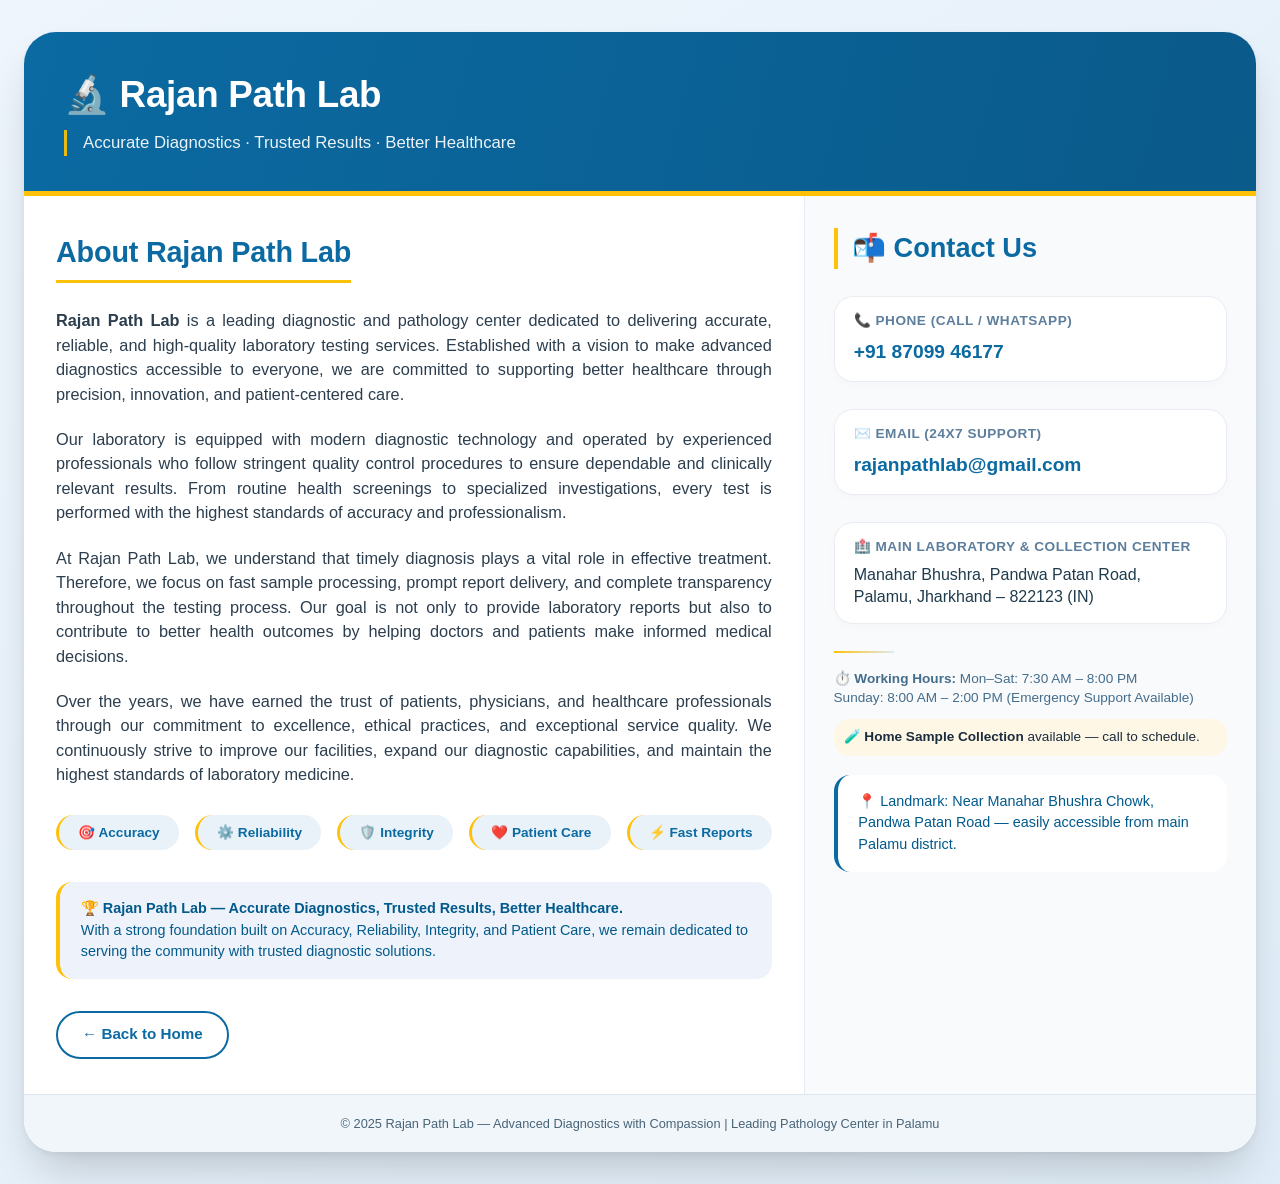
<file: contact.html>
<!DOCTYPE html>
<html lang="en">
<head>
    <meta charset="UTF-8">
    <meta name="viewport" content="width=device-width, initial-scale=1.0, user-scalable=yes">
    <title>Rajan Path Lab | Accurate Diagnostics • Trusted Results</title>
    <style>
        * {
            margin: 0;
            padding: 0;
            box-sizing: border-box;
        }

        body {
            font-family: 'Segoe UI', Roboto, 'Helvetica Neue', Arial, sans-serif;
            background: linear-gradient(145deg, #eef5fc 0%, #e0edf8 100%);
            color: #1a2c3e;
            line-height: 1.5;
            padding: 2rem 1.5rem;
        }

        /* main container */
        .container {
            max-width: 1280px;
            margin: 0 auto;
            background: white;
            border-radius: 2rem;
            box-shadow: 0 25px 45px -12px rgba(0, 0, 0, 0.2), 0 2px 6px rgba(0, 0, 0, 0.05);
            overflow: hidden;
            transition: all 0.2s ease;
        }

        /* header / hero area */
        .hero {
            background: linear-gradient(105deg, #0b6aa2 0%, #0a5a8a 100%);
            padding: 2.2rem 2.5rem;
            color: white;
            border-bottom: 5px solid #ffc107;
        }

        .hero h1 {
            font-size: 2.3rem;
            letter-spacing: -0.3px;
            font-weight: 700;
            margin-bottom: 0.5rem;
            color: white;
        }

        .hero .tagline {
            font-size: 1.05rem;
            opacity: 0.92;
            font-weight: 400;
            border-left: 3px solid #ffc107;
            padding-left: 1rem;
        }

        /* two column layout: about (main) + contact sidebar */
        .grid-main {
            display: flex;
            flex-wrap: wrap;
        }

        .about-section {
            flex: 2;
            min-width: 260px;
            background: #ffffff;
            padding: 2.2rem 2rem;
        }

        .contact-card {
            flex: 1.1;
            min-width: 280px;
            background: #f9fafc;
            border-left: 1px solid #e2edf7;
            padding: 2rem 1.8rem;
            box-shadow: -6px 0 14px -10px rgba(0, 0, 0, 0.05);
        }

        /* section headings */
        .section-title {
            font-size: 1.8rem;
            font-weight: 700;
            color: #0b6aa2;
            border-bottom: 3px solid #ffc107;
            display: inline-block;
            padding-bottom: 0.35rem;
            margin-bottom: 1.6rem;
            letter-spacing: -0.2px;
        }

        .about-text {
            color: #2c3e4e;
            font-size: 1.02rem;
        }

        .about-text p {
            margin-bottom: 1.3rem;
            text-align: justify;
        }

        /* core values list */
        .values-list {
            display: flex;
            flex-wrap: wrap;
            gap: 1rem;
            margin: 1.8rem 0 1rem;
        }

        .value-badge {
            background: #e9f2f9;
            border-radius: 60px;
            padding: 0.45rem 1.2rem;
            font-weight: 600;
            font-size: 0.85rem;
            color: #0b6aa2;
            border-left: 3px solid #ffc107;
            transition: 0.1s linear;
        }

        /* contact card inner style */
        .contact-card h2 {
            font-size: 1.7rem;
            color: #0b6aa2;
            margin-bottom: 1.2rem;
            font-weight: 700;
            border-left: 4px solid #ffc107;
            padding-left: 0.9rem;
        }

        .contact-detail {
            margin: 1.7rem 0;
            background: white;
            padding: 0.9rem 1.2rem;
            border-radius: 1.2rem;
            box-shadow: 0 3px 10px rgba(0, 0, 0, 0.02);
            transition: transform 0.2s, box-shadow 0.2s;
            border: 1px solid #e9edf2;
        }

        .contact-detail:hover {
            transform: translateY(-3px);
            box-shadow: 0 12px 20px -12px rgba(0, 0, 0, 0.12);
            border-color: #cbdbe0;
        }

        .contact-label {
            font-weight: 700;
            font-size: 0.85rem;
            text-transform: uppercase;
            letter-spacing: 0.5px;
            color: #5d7e9c;
            margin-bottom: 6px;
        }

        .contact-value {
            font-size: 1.2rem;
            font-weight: 600;
            word-break: break-word;
        }

        .contact-value a {
            color: #0b6aa2;
            text-decoration: none;
            transition: 0.2s;
            font-weight: 700;
        }

        .contact-value a:hover {
            color: #ff3b3b;
            text-decoration: underline;
        }

        .address-icon {
            font-size: 1rem;
            font-weight: 500;
            line-height: 1.4;
            color: #1f3b4c;
        }

        /* special callout */
        .trust-badge {
            background: #eef2fa;
            border-radius: 1rem;
            padding: 1rem 1.3rem;
            margin-top: 2rem;
            border-left: 4px solid #ffc107;
            font-weight: 500;
            font-size: 0.9rem;
            color: #005a8c;
        }

        /* back to home button */
        .home-link-wrap {
            margin-top: 2rem;
            text-align: left;
        }

        .btn-home {
            display: inline-flex;
            align-items: center;
            gap: 8px;
            background: #ffffff;
            border: 2px solid #0b6aa2;
            padding: 0.65rem 1.5rem;
            border-radius: 50px;
            font-weight: 700;
            color: #0b6aa2;
            text-decoration: none;
            transition: 0.25s;
            font-size: 0.95rem;
        }

        .btn-home:hover {
            background: #0b6aa2;
            color: white;
            border-color: #0b6aa2;
            box-shadow: 0 5px 12px rgba(11, 106, 162, 0.3);
        }

        /* footer */
        .footer-note {
            background: #f1f6fb;
            text-align: center;
            padding: 1.2rem;
            font-size: 0.8rem;
            color: #486477;
            border-top: 1px solid #dde6ef;
        }

        /* responsiveness */
        @media (max-width: 800px) {
            body {
                padding: 1rem;
            }
            .hero {
                padding: 1.5rem;
            }
            .hero h1 {
                font-size: 1.7rem;
            }
            .about-section, .contact-card {
                padding: 1.8rem;
            }
            .section-title {
                font-size: 1.5rem;
            }
            .contact-card h2 {
                font-size: 1.5rem;
            }
        }

        @media (max-width: 650px) {
            .grid-main {
                flex-direction: column;
            }
            .contact-card {
                border-left: none;
                border-top: 2px solid #e2edf7;
            }
            .about-text p {
                text-align: left;
            }
        }
    </style>
</head>
<body>

<div class="container">
    <!-- Header with branding -->
    <div class="hero">
        <h1>🔬 Rajan Path Lab</h1>
        <div class="tagline">Accurate Diagnostics · Trusted Results · Better Healthcare</div>
    </div>

    <div class="grid-main">
        <!-- LEFT / MAIN: About Section (Professional & Detailed) -->
        <div class="about-section">
            <div>
                <span class="section-title">About Rajan Path Lab</span>
            </div>
            <div class="about-text">
                <p><strong>Rajan Path Lab</strong> is a leading diagnostic and pathology center dedicated to delivering accurate, reliable, and high-quality laboratory testing services. Established with a vision to make advanced diagnostics accessible to everyone, we are committed to supporting better healthcare through precision, innovation, and patient-centered care.</p>
                
                <p>Our laboratory is equipped with modern diagnostic technology and operated by experienced professionals who follow stringent quality control procedures to ensure dependable and clinically relevant results. From routine health screenings to specialized investigations, every test is performed with the highest standards of accuracy and professionalism.</p>
                
                <p>At Rajan Path Lab, we understand that timely diagnosis plays a vital role in effective treatment. Therefore, we focus on fast sample processing, prompt report delivery, and complete transparency throughout the testing process. Our goal is not only to provide laboratory reports but also to contribute to better health outcomes by helping doctors and patients make informed medical decisions.</p>
                
                <p>Over the years, we have earned the trust of patients, physicians, and healthcare professionals through our commitment to excellence, ethical practices, and exceptional service quality. We continuously strive to improve our facilities, expand our diagnostic capabilities, and maintain the highest standards of laboratory medicine.</p>
            </div>

            <!-- Core values visual element -->
            <div class="values-list">
                <span class="value-badge">🎯 Accuracy</span>
                <span class="value-badge">⚙️ Reliability</span>
                <span class="value-badge">🛡️ Integrity</span>
                <span class="value-badge">❤️ Patient Care</span>
                <span class="value-badge">⚡ Fast Reports</span>
            </div>

            <div class="trust-badge">
                🏆 <strong>Rajan Path Lab — Accurate Diagnostics, Trusted Results, Better Healthcare.</strong><br>
                With a strong foundation built on Accuracy, Reliability, Integrity, and Patient Care, we remain dedicated to serving the community with trusted diagnostic solutions.
            </div>
            
            <!-- subtle back to home (if index exists) -->
            <div class="home-link-wrap">
                <a href="index.html" class="btn-home">← Back to Home</a>
            </div>
        </div>

        <!-- RIGHT SIDEBAR: Contact Information (Professional & Prominent) -->
        <div class="contact-card">
            <h2>📬 Contact Us</h2>
            
            <div class="contact-detail">
                <div class="contact-label">📞 Phone (Call / WhatsApp)</div>
                <div class="contact-value">
                    <a href="tel:8709946177">+91 87099 46177</a>
                </div>
            </div>

            <div class="contact-detail">
                <div class="contact-label">✉️ Email (24x7 Support)</div>
                <div class="contact-value">
                    <a href="mailto:rajanpathlab@gmail.com">rajanpathlab@gmail.com</a>
                </div>
            </div>

            <div class="contact-detail">
                <div class="contact-label">🏥 Main Laboratory & Collection Center</div>
                <div class="contact-value address-icon">
                    Manahar Bhushra, Pandwa Patan Road, <br>
                    Palamu, Jharkhand – 822123 (IN)
                </div>
            </div>

            <div style="margin: 1.5rem 0 0.5rem;">
                <div style="height: 2px; background: linear-gradient(90deg, #ffc107, #e0e9f2); width: 60px; margin-bottom: 1rem;"></div>
                <p style="font-size: 0.85rem; color: #446d8c; line-height: 1.4;">
                    ⏱️ <strong>Working Hours:</strong> Mon–Sat: 7:30 AM – 8:00 PM <br>
                    Sunday: 8:00 AM – 2:00 PM (Emergency Support Available)
                </p>
                <p style="font-size: 0.85rem; margin-top: 12px; background: #fff7e5; padding: 8px 10px; border-radius: 16px;">
                    🧪 <strong>Home Sample Collection</strong> available — call to schedule.
                </p>
            </div>

            <!-- optional small map-like text (professional) -->
            <div class="trust-badge" style="margin-top: 1.2rem; background: white; border-left-color: #0b6aa2;">
                📍 Landmark: Near Manahar Bhushra Chowk, Pandwa Patan Road — easily accessible from main Palamu district.
            </div>
        </div>
    </div>

    <div class="footer-note">
        © 2025 Rajan Path Lab — Advanced Diagnostics with Compassion | Leading Pathology Center in Palamu
    </div>
</div>

</body>
</html>
</file>
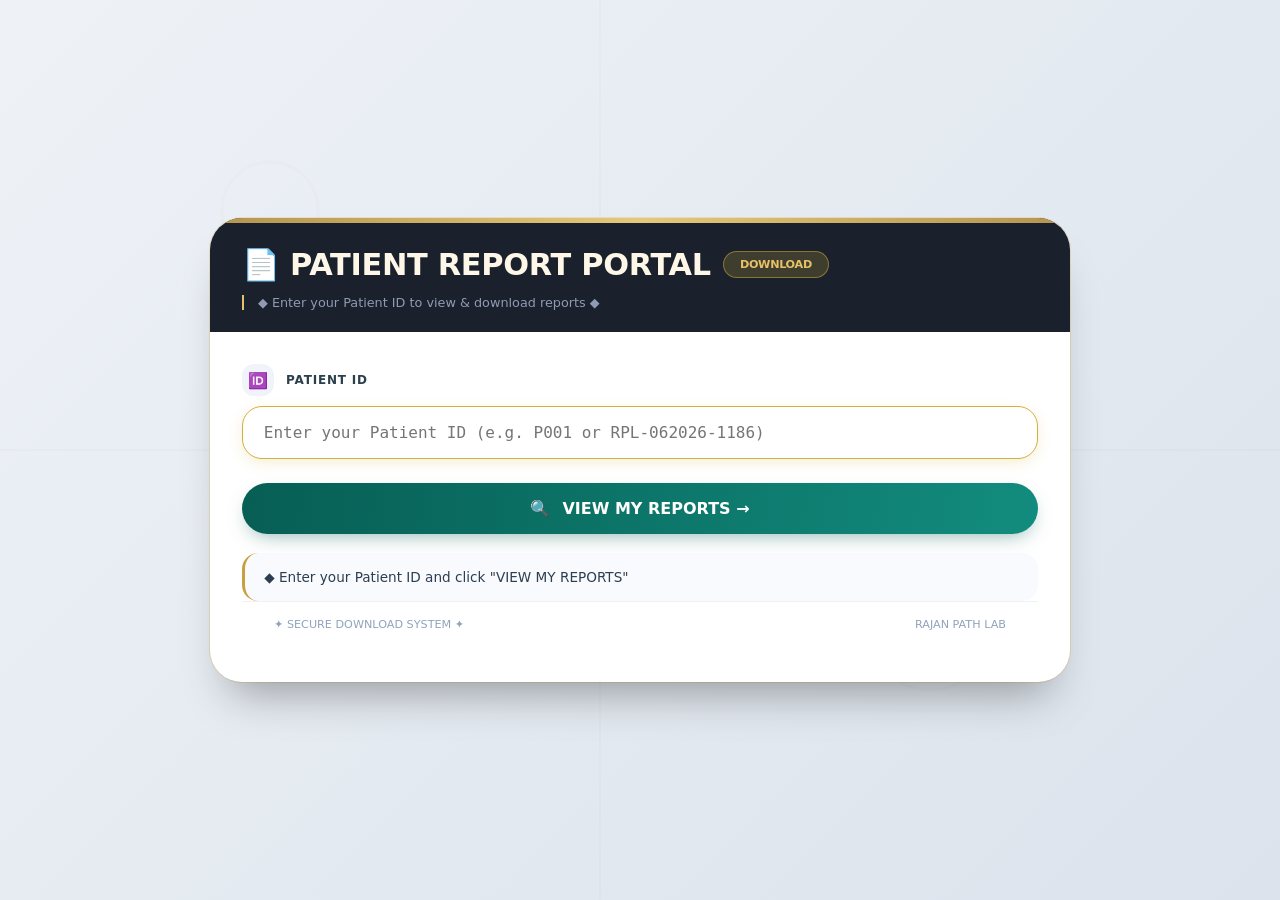
<file: report.html>
<!DOCTYPE html>
<html lang="en">
<head>
  <meta charset="UTF-8">
  <meta name="viewport" content="width=device-width, initial-scale=1.0, user-scalable=yes">
  <title>Patient Report Download | Rajan Path Lab</title>
  <style>
    * {
      margin: 0;
      padding: 0;
      box-sizing: border-box;
    }

    body {
      min-height: 100vh;
      background: linear-gradient(135deg, #eef2f7 0%, #dce3ec 100%);
      font-family: 'Inter', 'Segoe UI', 'Roboto', system-ui, -apple-system, 'Helvetica Neue', sans-serif;
      display: flex;
      align-items: center;
      justify-content: center;
      padding: 1.5rem;
      position: relative;
    }

    body::before {
      content: "";
      position: fixed;
      inset: 0;
      background-image: url('data:image/svg+xml;utf8,<svg xmlns="http://www.w3.org/2000/svg" viewBox="0 0 400 300" opacity="0.025"><path fill="none" d="M0 150 L400 150 M200 0 L200 300" stroke="%23333" stroke-width="0.5"/><circle cx="90" cy="70" r="16" stroke="%23997b38" fill="none" stroke-width="1"/><circle cx="310" cy="210" r="20" stroke="%23997b38" fill="none" stroke-width="0.8"/></svg>');
      background-repeat: repeat;
      pointer-events: none;
      z-index: 0;
    }

    .classic-premium-card {
      max-width: 860px;
      width: 100%;
      background: #ffffff;
      border-radius: 2rem;
      box-shadow: 0 30px 45px -20px rgba(0, 0, 0, 0.35), 0 0 0 1px rgba(212, 175, 55, 0.25);
      position: relative;
      z-index: 10;
      overflow: hidden;
    }

    .classic-premium-card::before {
      content: '';
      position: absolute;
      top: 0;
      left: 0;
      right: 0;
      height: 5px;
      background: linear-gradient(90deg, #b49450, #e6c87a, #b49450);
      z-index: 20;
    }

    .premium-header {
      background: #1a212c;
      padding: 1.8rem 2rem 1.4rem;
    }

    .header-flex {
      display: flex;
      justify-content: space-between;
      align-items: center;
      flex-wrap: wrap;
      gap: 12px;
    }

    .header-flex h1 {
      font-size: 1.9rem;
      font-weight: 700;
      letter-spacing: -0.3px;
      color: #fef7e8;
      display: flex;
      align-items: center;
      gap: 12px;
    }

    .classic-badge {
      background: rgba(212, 175, 55, 0.2);
      padding: 6px 16px;
      border-radius: 60px;
      font-size: 0.7rem;
      font-weight: 600;
      color: #e6c168;
      border: 0.5px solid rgba(212, 175, 55, 0.5);
    }

    .header-sub {
      color: #8f9bb3;
      font-size: 0.8rem;
      margin-top: 12px;
      border-left: 2px solid #e6c168;
      padding-left: 14px;
    }

    .form-container {
      padding: 2rem 2rem 1.8rem;
    }

    .input-group {
      margin-bottom: 1.5rem;
      position: relative;
    }

    .input-label {
      display: flex;
      align-items: center;
      gap: 12px;
      font-weight: 700;
      font-size: 0.75rem;
      text-transform: uppercase;
      letter-spacing: 0.8px;
      color: #2c3f4c;
      margin-bottom: 10px;
    }

    .input-label span {
      background: #f0f3f9;
      width: 32px;
      height: 32px;
      display: inline-flex;
      align-items: center;
      justify-content: center;
      border-radius: 12px;
      font-size: 1rem;
    }

    .classic-input {
      width: 100%;
      padding: 1rem 1.3rem;
      font-size: 1rem;
      font-family: 'Inter', 'Segoe UI', monospace;
      background: white;
      border: 1.5px solid #e2e8f0;
      border-radius: 1.25rem;
      transition: all 0.25s;
      outline: none;
      font-weight: 500;
      color: #0f172a;
    }

    .classic-input:focus {
      border-color: #d4af37;
      box-shadow: 0 4px 14px rgba(212, 175, 55, 0.2);
    }

    .whatsapp-premium-btn {
      width: 100%;
      background: linear-gradient(98deg, #075E54 0%, #128C7E 100%);
      border: none;
      padding: 1rem 1.5rem;
      font-size: 1rem;
      font-weight: 700;
      font-family: inherit;
      color: white;
      border-radius: 2rem;
      cursor: pointer;
      transition: all 0.25s cubic-bezier(0.2, 0.9, 0.4, 1.1);
      display: flex;
      align-items: center;
      justify-content: center;
      gap: 12px;
      box-shadow: 0 8px 20px -8px rgba(7, 94, 84, 0.5);
      margin-top: 0.5rem;
    }

    .whatsapp-premium-btn:hover {
      transform: translateY(-2px);
      background: linear-gradient(98deg, #064e44 0%, #0e6b5f 100%);
      box-shadow: 0 14px 26px -10px rgba(7, 94, 84, 0.7);
    }

    .whatsapp-premium-btn:active {
      transform: translateY(1px);
    }

    .status-area {
      margin-top: 1.2rem;
      padding: 0.9rem 1.2rem;
      background: #f8fafd;
      border-radius: 1rem;
      font-size: 0.85rem;
      color: #2c3e50;
      border-left: 3px solid #c9a03d;
      transition: 0.2s;
      line-height: 1.4;
      font-weight: 500;
    }

    .status-success {
      background: #e6f4ea;
      border-left-color: #2b7a3e;
      color: #135c2c;
    }

    .status-error {
      background: #fef5f0;
      border-left-color: #d4873a;
      color: #8b5a2b;
    }

    .status-loading {
      background: #fff1df;
      border-left-color: #e6a017;
    }

    .report-list {
      margin-top: 1.5rem;
      border-top: 1px solid #e2e8f0;
      padding-top: 1.5rem;
    }

    .report-item {
      display: flex;
      justify-content: space-between;
      align-items: center;
      background: #f8fafc;
      padding: 0.8rem 1.2rem;
      border-radius: 1rem;
      margin-bottom: 0.8rem;
      border: 1px solid #edf2f7;
      transition: 0.2s;
    }

    .report-item:hover {
      background: #f1f5f9;
    }

    .report-info {
      display: flex;
      flex-direction: column;
      gap: 2px;
    }

    .report-info .test-name {
      font-weight: 600;
      color: #1a212c;
    }

    .report-info .upload-date {
      font-size: 0.8rem;
      color: #7890a3;
    }

    .report-actions {
      display: flex;
      align-items: center;
      gap: 12px;
    }

    .download-btn {
      background: #d4af37;
      border: none;
      padding: 0.4rem 1rem;
      border-radius: 2rem;
      font-weight: 600;
      color: white;
      cursor: pointer;
      transition: 0.2s;
      font-size: 0.8rem;
    }

    .download-btn:hover {
      background: #b8960e;
      transform: scale(1.02);
    }

    .download-btn:disabled {
      background: #b0b8c5;
      cursor: not-allowed;
      opacity: 0.6;
      transform: none;
    }

    .due-badge {
      background: #fee2e2;
      color: #991b1b;
      padding: 0.2rem 0.8rem;
      border-radius: 2rem;
      font-size: 0.7rem;
      font-weight: 700;
    }

    .premium-footer {
      padding: 1rem 2rem 1.4rem;
      font-size: 0.7rem;
      color: #91a3bb;
      border-top: 1px solid #edf2f9;
      display: flex;
      justify-content: space-between;
    }

    @media (max-width: 650px) {
      .form-container { padding: 1.5rem; }
      .header-flex h1 { font-size: 1.5rem; }
      .report-item { flex-direction: column; align-items: flex-start; gap: 10px; }
      .report-actions { width: 100%; justify-content: flex-end; }
    }
  </style>
</head>
<body>

<div class="classic-premium-card">
  <div class="premium-header">
    <div class="header-flex">
      <h1>📄 PATIENT REPORT PORTAL <span class="classic-badge">DOWNLOAD</span></h1>
    </div>
    <div class="header-sub">◆ Enter your Patient ID to view & download reports ◆</div>
  </div>

  <div class="form-container">
    <!-- PATIENT ID INPUT -->
    <div class="input-group">
      <div class="input-label">
        <span>🆔</span> PATIENT ID
      </div>
      <input type="text" id="patientIdInput" class="classic-input" placeholder="Enter your Patient ID (e.g. P001 or RPL-062026-1186)" autocomplete="off">
    </div>

    <!-- Search / Fetch Button -->
    <button id="fetchReportBtn" class="whatsapp-premium-btn">
      <span>🔍</span> VIEW MY REPORTS →
    </button>

    <!-- Status Message -->
    <div id="statusMsg" class="status-area">
      ◆ Enter your Patient ID and click "VIEW MY REPORTS"
    </div>

    <!-- Report List will be injected here -->
    <div id="reportListContainer" class="report-list" style="display: none;"></div>

    <div class="premium-footer">
      <span>✦ SECURE DOWNLOAD SYSTEM ✦</span>
      <span>RAJAN PATH LAB</span>
    </div>
  </div>
</div>

<script>
  (function() {
    'use strict';

    // ─── CONSTANTS ───
    const DB_NAME = 'RPL_PDF_DB';
    const STORE_NAME = 'pdf_files';
    let db = null;

    // ─── DOM REFS ───
    const patientIdInput = document.getElementById('patientIdInput');
    const fetchBtn = document.getElementById('fetchReportBtn');
    const statusDiv = document.getElementById('statusMsg');
    const reportListContainer = document.getElementById('reportListContainer');

    // ─── INDEXED DB HELPERS ───
    function openDB() {
      return new Promise((resolve, reject) => {
        const request = indexedDB.open(DB_NAME, 1);
        request.onupgradeneeded = function(e) {
          const db = e.target.result;
          if (!db.objectStoreNames.contains(STORE_NAME)) {
            db.createObjectStore(STORE_NAME, { keyPath: 'id' });
          }
        };
        request.onsuccess = function(e) {
          db = e.target.result;
          resolve(db);
        };
        request.onerror = function(e) {
          reject(e.target.error);
        };
      });
    }

    function getPDFFile(reportId) {
      return new Promise((resolve, reject) => {
        if (!db) return reject('DB not open');
        const tx = db.transaction(STORE_NAME, 'readonly');
        const store = tx.objectStore(STORE_NAME);
        const request = store.get(reportId.toString());
        request.onsuccess = () => resolve(request.result ? request.result.file : null);
        request.onerror = (e) => reject(e.target.error);
      });
    }

    // ─── DATA LOADING FROM localStorage ───
    function loadData(key, defaultData) {
      try {
        const stored = localStorage.getItem('rpl_' + key);
        if (stored) {
          const parsed = JSON.parse(stored);
          if (Array.isArray(parsed) && parsed.length > 0) return parsed;
          return parsed; // could be empty array
        }
      } catch (e) { /* ignore */ }
      return defaultData;
    }

    // ─── MAIN FETCH FUNCTION ───
    async function fetchPatientReports() {
      const patientId = patientIdInput.value.trim();
      if (!patientId) {
        statusDiv.innerHTML = '⚠️ Please enter your Patient ID.';
        statusDiv.className = 'status-area status-error';
        reportListContainer.style.display = 'none';
        return;
      }

      // Load patients and reports from localStorage
      const defaultPatients = [
        { patient_id: 'P001', name: 'Ravi Kumar', phone: '9876543210', test: 'CBC', status: 'pending', due_amount: 450 },
        { patient_id: 'P002', name: 'Priya Singh', phone: '9876543211', test: 'Thyroid', status: 'process', due_amount: 0 },
        { patient_id: 'RPL-062026-1186', name: 'Rajesh Gupta', phone: '9876543214', test: 'CBC WIDAL BSR', status: 'pending', due_amount: 0 }
      ];
      const defaultReports = [
        { id: 1, patient_id: 'P001', name: 'Ravi Kumar', test_name: 'CBC', file_path: 'P001_CBC.pdf', uploaded_at: new Date().toLocaleString() },
        { id: 2, patient_id: 'P002', name: 'Priya Singh', test_name: 'Thyroid', file_path: 'P002_Thyroid.pdf', uploaded_at: new Date().toLocaleString() }
      ];

      const patients = loadData('patients', defaultPatients);
      const reports = loadData('reports', defaultReports);

      // Find patient
      const patient = patients.find(p => p.patient_id === patientId);
      if (!patient) {
        statusDiv.innerHTML = `❌ No patient found with ID: ${patientId}`;
        statusDiv.className = 'status-area status-error';
        reportListContainer.style.display = 'none';
        return;
      }

      // Get reports for this patient
      const patientReports = reports.filter(r => r.patient_id === patientId);
      if (patientReports.length === 0) {
        statusDiv.innerHTML = `ℹ️ No reports found for patient: ${patient.name} (${patientId})`;
        statusDiv.className = 'status-area';
        reportListContainer.style.display = 'none';
        return;
      }

      // Display reports
      statusDiv.innerHTML = `✅ Found ${patientReports.length} report(s) for ${patient.name}. Due amount: ₹${patient.due_amount}`;
      statusDiv.className = 'status-area status-success';

      // Build report list HTML
      let html = `<h3 style="margin-bottom:1rem;font-weight:600;color:#1a212c;">📋 Your Reports</h3>`;
      for (const report of patientReports) {
        const canDownload = patient.due_amount === 0;
        const dueBadge = patient.due_amount > 0 ? `<span class="due-badge">₹${patient.due_amount} DUE</span>` : '';
        html += `
          <div class="report-item">
            <div class="report-info">
              <span class="test-name">${report.test_name}</span>
              <span class="upload-date">📅 ${report.uploaded_at}</span>
            </div>
            <div class="report-actions">
              ${dueBadge}
              <button class="download-btn" data-report-id="${report.id}" data-patient-due="${patient.due_amount}" ${canDownload ? '' : 'disabled'}>
                ${canDownload ? '⬇️ Download' : '🔒 Locked'}
              </button>
            </div>
          </div>
        `;
      }
      reportListContainer.innerHTML = html;
      reportListContainer.style.display = 'block';

      // Attach download event listeners
      document.querySelectorAll('.download-btn').forEach(btn => {
        btn.addEventListener('click', async function(e) {
          const reportId = parseInt(this.dataset.reportId);
          const due = parseFloat(this.dataset.patientDue);
          if (due > 0) {
            statusDiv.innerHTML = '❌ Payment pending. Please clear dues to download report.';
            statusDiv.className = 'status-area status-error';
            return;
          }
          // Download
          try {
            const fileBlob = await getPDFFile(reportId);
            if (!fileBlob) {
              statusDiv.innerHTML = '❌ PDF file not found in storage.';
              statusDiv.className = 'status-area status-error';
              return;
            }
            const url = URL.createObjectURL(fileBlob);
            const a = document.createElement('a');
            a.href = url;
            const report = patientReports.find(r => r.id === reportId);
            a.download = report ? report.file_path : 'report.pdf';
            document.body.appendChild(a);
            a.click();
            document.body.removeChild(a);
            URL.revokeObjectURL(url);
            statusDiv.innerHTML = '✅ Download started!';
            statusDiv.className = 'status-area status-success';
          } catch (e) {
            statusDiv.innerHTML = '❌ Error downloading: ' + e.message;
            statusDiv.className = 'status-area status-error';
          }
        });
      });
    }

    // ─── EVENT LISTENERS ───
    fetchBtn.addEventListener('click', fetchPatientReports);
    patientIdInput.addEventListener('keypress', function(e) {
      if (e.key === 'Enter') fetchPatientReports();
    });

    // ─── INIT ───
    // Open IndexedDB
    openDB().then(() => {
      console.log('✅ IndexedDB ready for patient portal.');
    }).catch(e => {
      console.warn('IndexedDB not available', e);
    });

    // Auto-focus
    patientIdInput.focus();

  })();
</script>

</body>
</html>
</file>
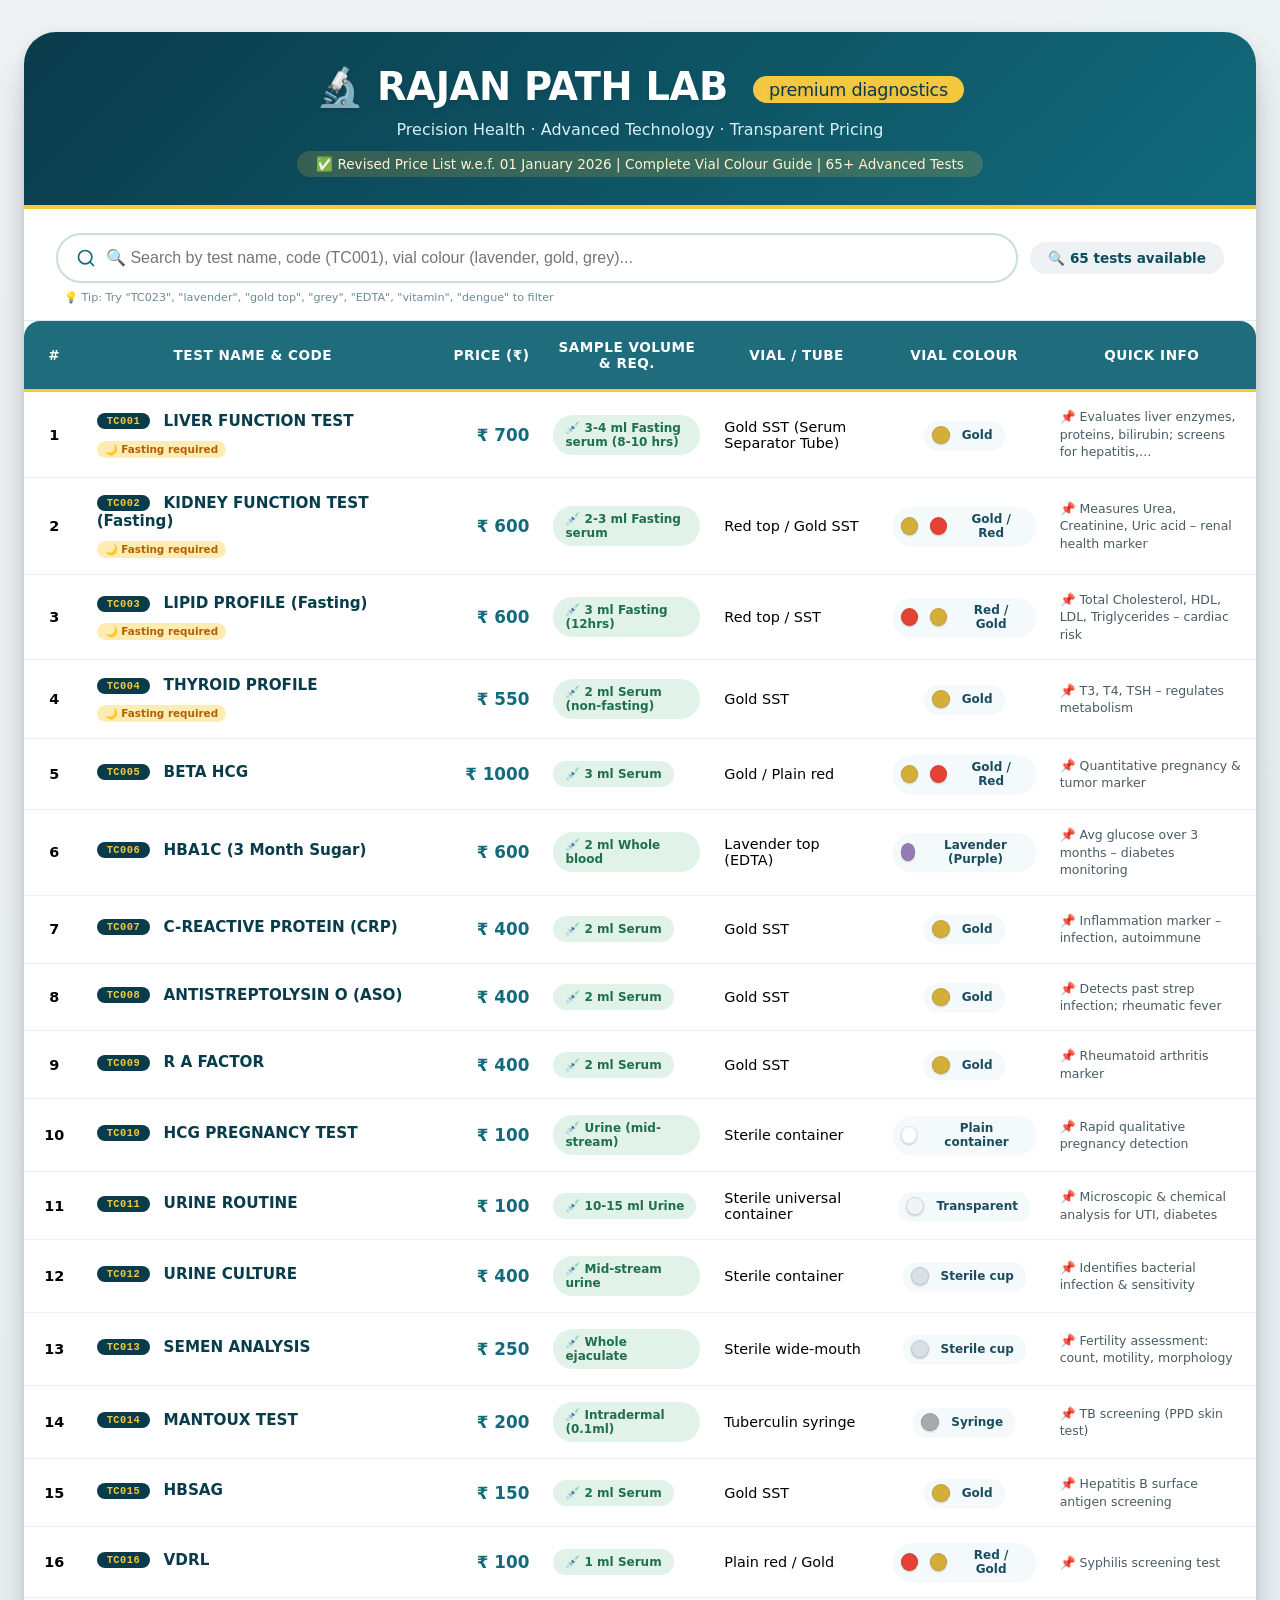
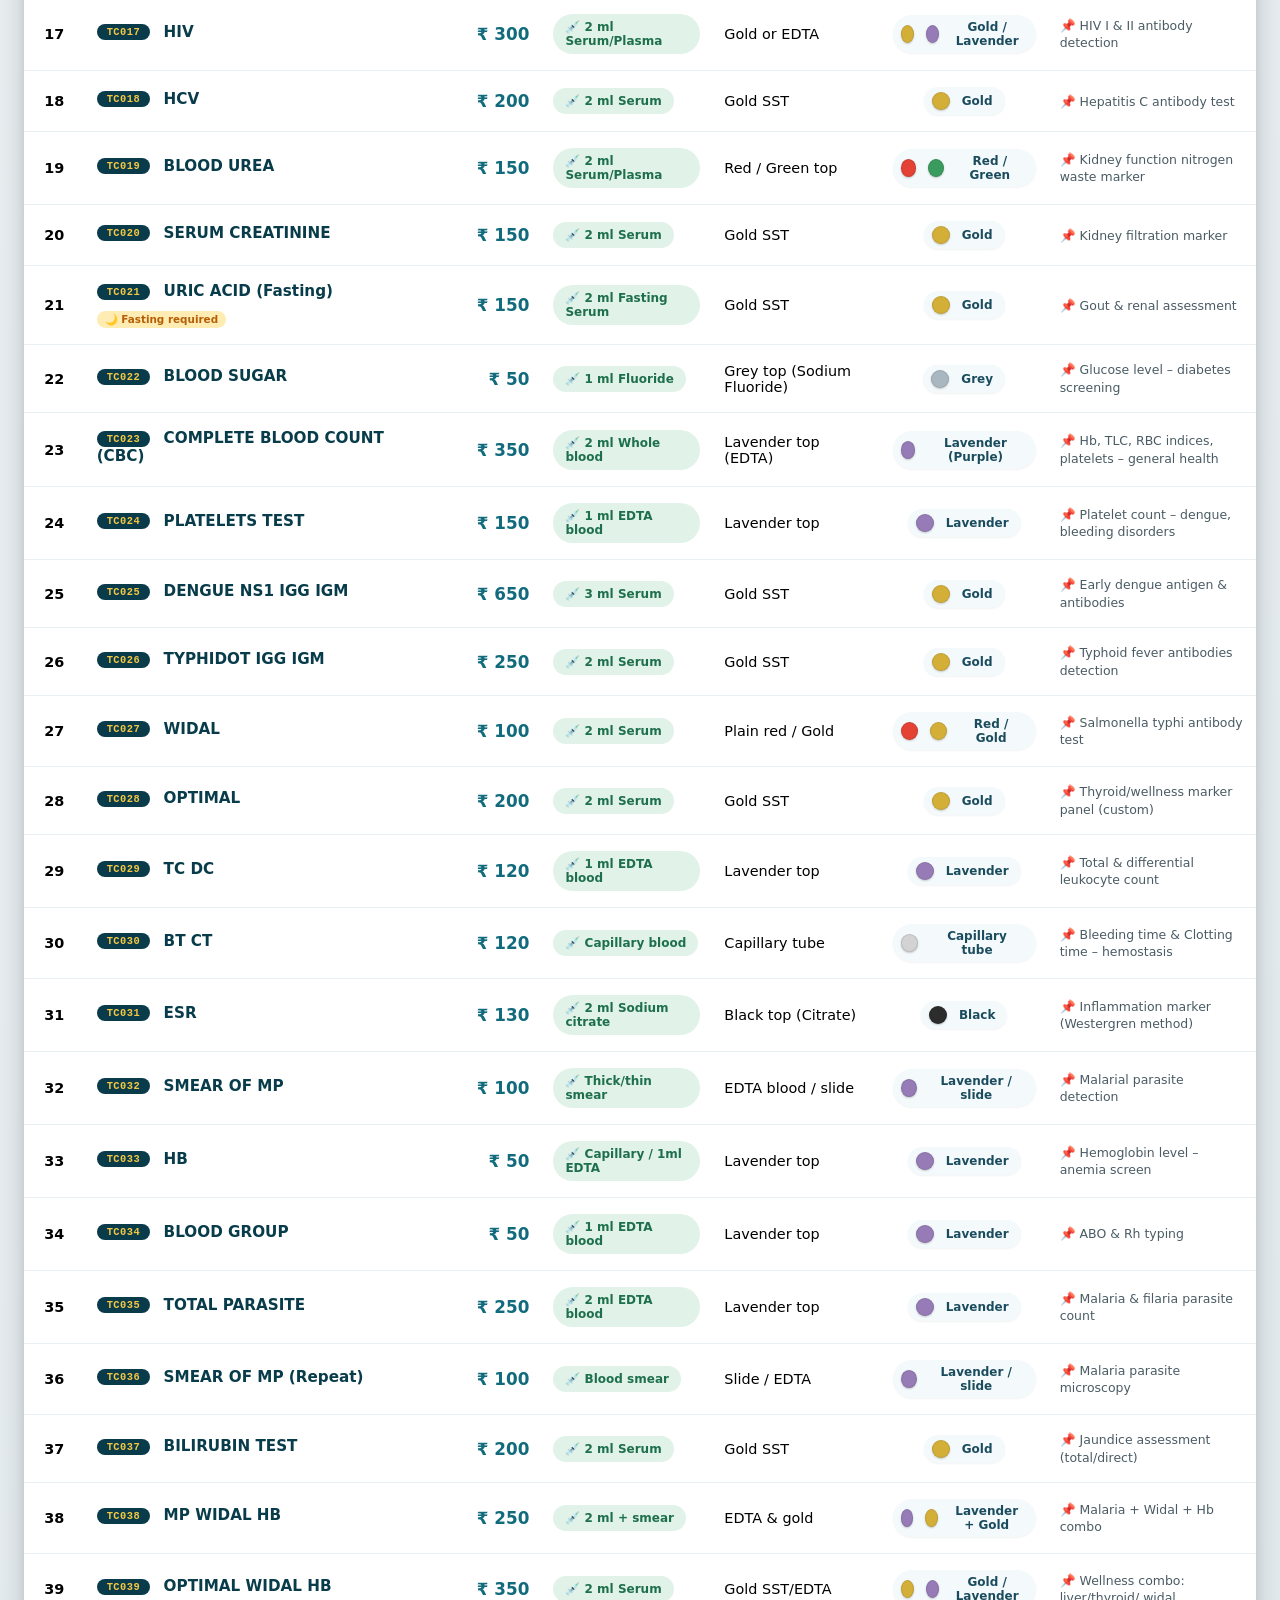
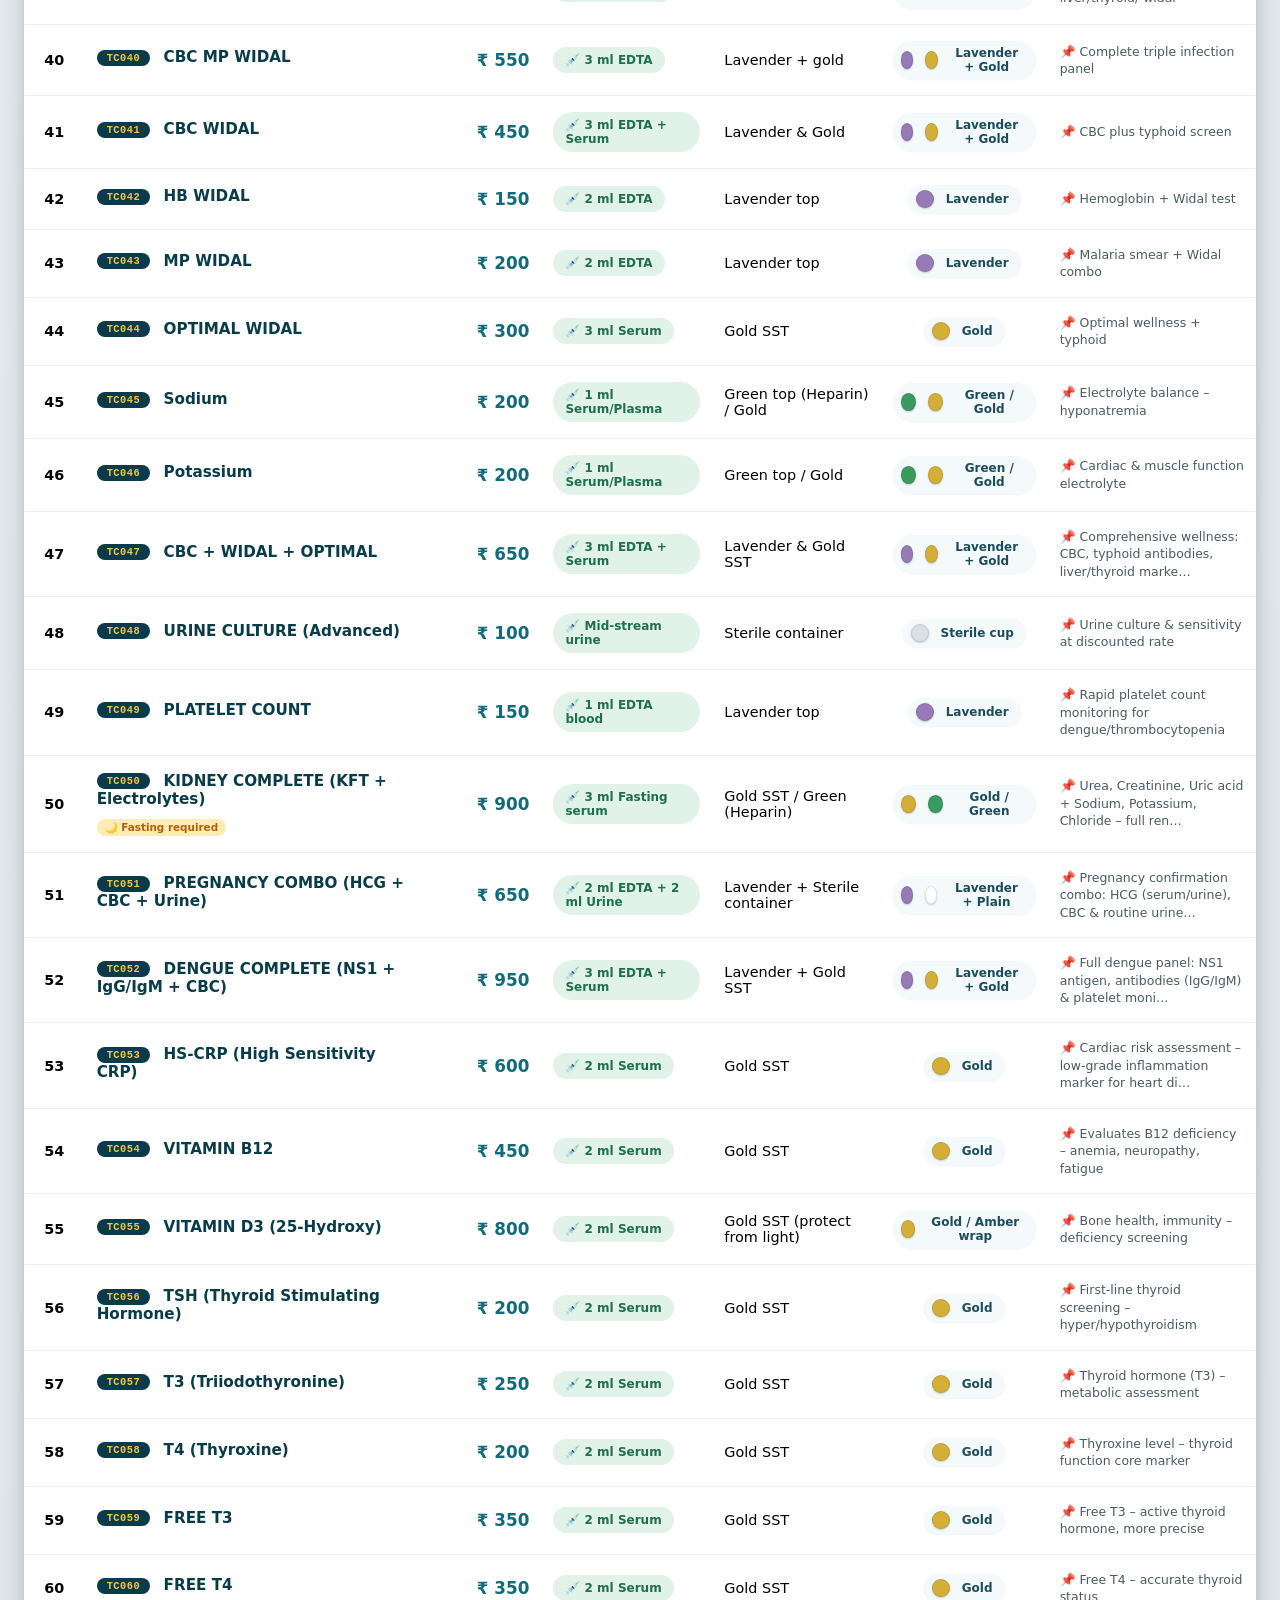
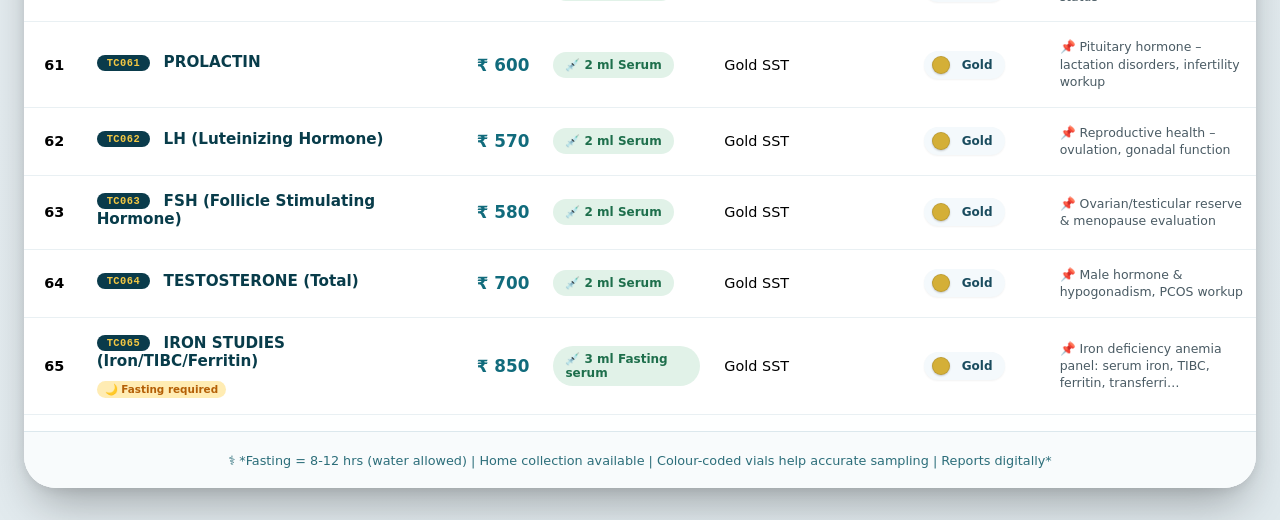
<file: tests.html>
<!DOCTYPE html>
<html lang="en">
<head>
    <meta charset="UTF-8" />
    <meta name="viewport" content="width=device-width, initial-scale=1.0, user-scalable=yes" />
    <title>Rajan Path Lab | Premium Diagnostic Price List with Vial Colour Guide</title>
    <style>
        * {
            margin: 0;
            padding: 0;
            box-sizing: border-box;
        }

        body {
            background: linear-gradient(145deg, #eef2f5 0%, #e0e9ed 100%);
            font-family: 'Inter', 'Segoe UI', system-ui, -apple-system, 'Roboto', sans-serif;
            padding: 2rem 1.5rem;
        }

        .container {
            max-width: 1500px;
            margin: 0 auto;
            background: rgba(255, 255, 255, 0.98);
            border-radius: 2rem;
            box-shadow: 0 25px 45px -12px rgba(0, 0, 0, 0.3), 0 2px 12px rgba(0, 0, 0, 0.08);
            overflow: hidden;
            transition: all 0.2s;
        }

        .header {
            background: linear-gradient(135deg, #0a3b4b 0%, #116b7c 100%);
            padding: 2rem 2rem 1.8rem 2rem;
            text-align: center;
            border-bottom: 4px solid #f5c842;
        }

        .header h1 {
            font-size: 2.4rem;
            letter-spacing: -0.3px;
            font-weight: 800;
            color: white;
            text-shadow: 0 2px 5px rgba(0, 0, 0, 0.1);
        }

        .header h1 span {
            font-weight: 500;
            font-size: 1.1rem;
            background: #f5c842;
            color: #0a3b4b;
            padding: 0.2rem 1rem;
            border-radius: 40px;
            display: inline-block;
            margin-left: 12px;
            vertical-align: middle;
        }

        .header p {
            color: #d9f0f5;
            margin-top: 10px;
            font-weight: 500;
        }

        .effective {
            background: #f4c54230;
            display: inline-block;
            padding: 0.3rem 1.2rem;
            border-radius: 60px;
            font-size: 0.85rem;
            color: #fff3cf;
            margin-top: 12px;
            backdrop-filter: blur(2px);
        }

        .toolbar {
            padding: 1.5rem 2rem 1rem 2rem;
            background: white;
            border-bottom: 1px solid #dee9ef;
        }

        .search-wrapper {
            display: flex;
            flex-wrap: wrap;
            gap: 12px;
            align-items: center;
            margin-bottom: 0.5rem;
        }

        .search-input {
            flex: 4;
            padding: 14px 20px 14px 48px;
            font-size: 1rem;
            border: 2px solid #cbdde3;
            border-radius: 44px;
            background: #fff url('data:image/svg+xml;utf8,<svg xmlns="http://www.w3.org/2000/svg" width="20" height="20" viewBox="0 0 24 24" fill="none" stroke="%23116b7c" stroke-width="2" stroke-linecap="round" stroke-linejoin="round"><circle cx="11" cy="11" r="8"></circle><line x1="21" y1="21" x2="16.65" y2="16.65"></line></svg>') no-repeat 18px center;
            transition: 0.2s;
            font-weight: 500;
        }

        .search-input:focus {
            border-color: #116b7c;
            outline: none;
            box-shadow: 0 0 0 3px rgba(17, 107, 124, 0.2);
        }

        .stat-badge {
            background: #eef2f5;
            padding: 8px 18px;
            border-radius: 60px;
            font-size: 0.85rem;
            font-weight: 700;
            color: #0f4c5c;
        }

        .table-responsive {
            overflow-x: auto;
            padding: 0 0 1rem 0;
        }

        .test-table {
            width: 100%;
            border-collapse: separate;
            border-spacing: 0;
            font-size: 0.9rem;
        }

        .test-table th {
            background: #1f6d7c;
            color: white;
            padding: 18px 12px;
            font-weight: 700;
            font-size: 0.85rem;
            text-transform: uppercase;
            letter-spacing: 0.5px;
            border-bottom: 3px solid #f5c842;
            position: sticky;
            top: 0;
        }

        .test-table th:first-child {
            border-top-left-radius: 16px;
        }
        .test-table th:last-child {
            border-top-right-radius: 16px;
        }

        .test-table td {
            padding: 16px 12px;
            border-bottom: 1px solid #e9f0f3;
            vertical-align: middle;
            background-color: white;
            transition: background 0.2s;
        }

        .test-table tr:hover td {
            background-color: #fef9ef;
        }

        .test-table th:nth-child(1) {
            width: 5%;
            text-align: center;
        }
        .test-table th:nth-child(2) {
            width: 28%;
        }
        .test-table th:nth-child(3) {
            width: 10%;
            text-align: right;
        }
        .test-table th:nth-child(4) {
            width: 14%;
        }
        .test-table th:nth-child(5) {
            width: 14%;
        }
        .test-table th:nth-child(6) {
            width: 12%;
            text-align: center;
        }
        .test-table th:nth-child(7) {
            width: 17%;
        }

        .test-table td:nth-child(3) {
            text-align: right;
            font-weight: 800;
            color: #116b7c;
            font-size: 1.05rem;
        }

        .vial-colour-badge {
            display: inline-flex;
            align-items: center;
            gap: 8px;
            background: #f4f9fc;
            padding: 5px 12px 5px 8px;
            border-radius: 40px;
            font-weight: 600;
            font-size: 0.75rem;
            box-shadow: 0 1px 2px rgba(0, 0, 0, 0.05);
        }

        .colour-dot {
            width: 18px;
            height: 18px;
            border-radius: 50%;
            display: inline-block;
            box-shadow: 0 1px 2px rgba(0, 0, 0, 0.2);
            border: 1px solid rgba(0, 0, 0, 0.1);
        }

        .vial-text {
            font-weight: 600;
            color: #1a4c5e;
        }

        .volume-badge {
            display: inline-block;
            background: #e1f2e8;
            padding: 6px 12px;
            border-radius: 24px;
            font-size: 0.75rem;
            font-weight: 700;
            color: #1e6f4c;
        }

        .desc-text {
            font-size: 0.78rem;
            line-height: 1.4;
            color: #4a5b64;
            margin-top: 5px;
        }

        .test-name-main {
            font-weight: 800;
            color: #083c4a;
            display: block;
            margin-bottom: 5px;
            font-size: 0.95rem;
        }

        .test-code-badge {
            display: inline-block;
            background: #0a3b4b;
            color: #f5c842;
            font-size: 0.65rem;
            font-weight: 700;
            padding: 2px 10px;
            border-radius: 20px;
            letter-spacing: 0.5px;
            margin-right: 8px;
            vertical-align: middle;
            font-family: 'Inter', monospace;
        }

        .fasting-tag {
            background: #ffecb3;
            color: #b45f06;
            display: inline-block;
            font-size: 0.65rem;
            padding: 2px 8px;
            border-radius: 20px;
            margin-top: 6px;
            font-weight: 600;
        }

        .no-results {
            text-align: center;
            padding: 3rem;
            background: #ffffff;
            font-size: 1.2rem;
            color: #7b8e97;
            border-radius: 24px;
            display: none;
        }

        footer {
            background: #f8fbfc;
            text-align: center;
            padding: 1.3rem;
            font-size: 0.8rem;
            border-top: 1px solid #dce8ed;
            color: #2c6e7a;
            font-weight: 500;
        }

        @media (max-width: 1000px) {
            body {
                padding: 1rem;
            }
            .test-table th,
            .test-table td {
                padding: 12px 8px;
                font-size: 0.8rem;
            }
            .vial-colour-badge {
                font-size: 0.68rem;
                padding: 3px 8px;
            }
            .test-code-badge {
                font-size: 0.55rem;
                padding: 1px 7px;
                margin-right: 4px;
            }
        }
    </style>
</head>
<body>

    <div class="container">
        <div class="header">
            <h1>🔬 RAJAN PATH LAB <span>premium diagnostics</span></h1>
            <p>Precision Health · Advanced Technology · Transparent Pricing</p>
            <div class="effective">✅ Revised Price List w.e.f. 01 January 2026 | Complete Vial Colour Guide | 65+ Advanced Tests</div>
        </div>

        <div class="toolbar">
            <div class="search-wrapper">
                <input type="text" id="searchInput" class="search-input" placeholder="🔍 Search by test name, code (TC001), vial colour (lavender, gold, grey)..." />
                <div class="stat-badge" id="resultCount">📋 65+ tests available</div>
            </div>
            <div style="font-size: 0.7rem; color: #6a8b9a; margin-top: 8px; padding-left: 8px;">💡 Tip: Try "TC023", "lavender", "gold top", "grey", "EDTA", "vitamin", "dengue" to filter</div>
        </div>

        <div class="table-responsive">
            <table class="test-table" id="priceTable">
                <thead>
                    <tr>
                        <th>#</th>
                        <th>Test Name &amp; Code</th>
                        <th>Price (₹)</th>
                        <th>Sample Volume &amp; Req.</th>
                        <th>Vial / Tube</th>
                        <th>Vial Colour</th>
                        <th>Quick Info</th>
                    </tr>
                </thead>
                <tbody id="tableBody">
                    <!-- dynamic injection -->
                </tbody>
            </table>
            <div id="noResults" class="no-results">
                🧪 No matching tests found. Try "gold", "lavender", "CBC", "Thyroid", "Vitamin" etc.
            </div>
        </div>
        <footer>
            ⚕️ *Fasting = 8-12 hrs (water allowed) | Home collection available | Colour-coded vials help accurate sampling | Reports digitally*
        </footer>
    </div>

    <script>
        // ============================================================
        // 65 TESTS with unique codes TC001 – TC065
        // ============================================================
        const testsData = [
            // === ORIGINAL TESTS (1–46) ===
            { sno: 1, code: "TC001", name: "LIVER FUNCTION TEST", price: 700, volume: "3-4 ml Fasting serum (8-10 hrs)",
                vial: "Gold SST (Serum Separator Tube)", vialColour: "Gold", colourHex: "#D4AF37",
                desc: "Evaluates liver enzymes, proteins, bilirubin; screens for hepatitis, cirrhosis." },
            { sno: 2, code: "TC002", name: "KIDNEY FUNCTION TEST (Fasting)", price: 600,
                volume: "2-3 ml Fasting serum", vial: "Red top / Gold SST", vialColour: "Gold / Red",
                colourHex: "#D4AF37,#E34234", desc: "Measures Urea, Creatinine, Uric acid – renal health marker." },
            { sno: 3, code: "TC003", name: "LIPID PROFILE (Fasting)", price: 600, volume: "3 ml Fasting (12hrs)",
                vial: "Red top / SST", vialColour: "Red / Gold", colourHex: "#E34234,#D4AF37",
                desc: "Total Cholesterol, HDL, LDL, Triglycerides – cardiac risk." },
            { sno: 4, code: "TC004", name: "THYROID PROFILE", price: 550, volume: "2 ml Serum (non-fasting)",
                vial: "Gold SST", vialColour: "Gold", colourHex: "#D4AF37",
                desc: "T3, T4, TSH – regulates metabolism." },
            { sno: 5, code: "TC005", name: "BETA HCG", price: 1000, volume: "3 ml Serum",
                vial: "Gold / Plain red", vialColour: "Gold / Red", colourHex: "#D4AF37,#E34234",
                desc: "Quantitative pregnancy & tumor marker." },
            { sno: 6, code: "TC006", name: "HBA1C (3 Month Sugar)", price: 600, volume: "2 ml Whole blood",
                vial: "Lavender top (EDTA)", vialColour: "Lavender (Purple)", colourHex: "#967BB6",
                desc: "Avg glucose over 3 months – diabetes monitoring." },
            { sno: 7, code: "TC007", name: "C-REACTIVE PROTEIN (CRP)", price: 400, volume: "2 ml Serum",
                vial: "Gold SST", vialColour: "Gold", colourHex: "#D4AF37",
                desc: "Inflammation marker – infection, autoimmune." },
            { sno: 8, code: "TC008", name: "ANTISTREPTOLYSIN O (ASO)", price: 400, volume: "2 ml Serum",
                vial: "Gold SST", vialColour: "Gold", colourHex: "#D4AF37",
                desc: "Detects past strep infection; rheumatic fever." },
            { sno: 9, code: "TC009", name: "R A FACTOR", price: 400, volume: "2 ml Serum",
                vial: "Gold SST", vialColour: "Gold", colourHex: "#D4AF37",
                desc: "Rheumatoid arthritis marker." },
            { sno: 10, code: "TC010", name: "HCG PREGNANCY TEST", price: 100, volume: "Urine (mid-stream)",
                vial: "Sterile container", vialColour: "Plain container", colourHex: "#FFFFFF",
                desc: "Rapid qualitative pregnancy detection." },
            { sno: 11, code: "TC011", name: "URINE ROUTINE", price: 100, volume: "10-15 ml Urine",
                vial: "Sterile universal container", vialColour: "Transparent", colourHex: "#F0F4F5",
                desc: "Microscopic & chemical analysis for UTI, diabetes." },
            { sno: 12, code: "TC012", name: "URINE CULTURE", price: 400, volume: "Mid-stream urine",
                vial: "Sterile container", vialColour: "Sterile cup", colourHex: "#D9E0E5",
                desc: "Identifies bacterial infection & sensitivity." },
            { sno: 13, code: "TC013", name: "SEMEN ANALYSIS", price: 250, volume: "Whole ejaculate",
                vial: "Sterile wide-mouth", vialColour: "Sterile cup", colourHex: "#D9E0E5",
                desc: "Fertility assessment: count, motility, morphology." },
            { sno: 14, code: "TC014", name: "MANTOUX TEST", price: 200, volume: "Intradermal (0.1ml)",
                vial: "Tuberculin syringe", vialColour: "Syringe", colourHex: "#AAAAAA",
                desc: "TB screening (PPD skin test)." },
            { sno: 15, code: "TC015", name: "HBSAG", price: 150, volume: "2 ml Serum",
                vial: "Gold SST", vialColour: "Gold", colourHex: "#D4AF37",
                desc: "Hepatitis B surface antigen screening." },
            { sno: 16, code: "TC016", name: "VDRL", price: 100, volume: "1 ml Serum",
                vial: "Plain red / Gold", vialColour: "Red / Gold", colourHex: "#E34234,#D4AF37",
                desc: "Syphilis screening test." },
            { sno: 17, code: "TC017", name: "HIV", price: 300, volume: "2 ml Serum/Plasma",
                vial: "Gold or EDTA", vialColour: "Gold / Lavender", colourHex: "#D4AF37,#967BB6",
                desc: "HIV I & II antibody detection." },
            { sno: 18, code: "TC018", name: "HCV", price: 200, volume: "2 ml Serum",
                vial: "Gold SST", vialColour: "Gold", colourHex: "#D4AF37",
                desc: "Hepatitis C antibody test." },
            { sno: 19, code: "TC019", name: "BLOOD UREA", price: 150, volume: "2 ml Serum/Plasma",
                vial: "Red / Green top", vialColour: "Red / Green", colourHex: "#E34234,#3A9B5E",
                desc: "Kidney function nitrogen waste marker." },
            { sno: 20, code: "TC020", name: "SERUM CREATININE", price: 150, volume: "2 ml Serum",
                vial: "Gold SST", vialColour: "Gold", colourHex: "#D4AF37",
                desc: "Kidney filtration marker." },
            { sno: 21, code: "TC021", name: "URIC ACID (Fasting)", price: 150, volume: "2 ml Fasting Serum",
                vial: "Gold SST", vialColour: "Gold", colourHex: "#D4AF37",
                desc: "Gout & renal assessment." },
            { sno: 22, code: "TC022", name: "BLOOD SUGAR", price: 50, volume: "1 ml Fluoride",
                vial: "Grey top (Sodium Fluoride)", vialColour: "Grey", colourHex: "#A9B7C0",
                desc: "Glucose level – diabetes screening." },
            { sno: 23, code: "TC023", name: "COMPLETE BLOOD COUNT (CBC)", price: 350, volume: "2 ml Whole blood",
                vial: "Lavender top (EDTA)", vialColour: "Lavender (Purple)", colourHex: "#967BB6",
                desc: "Hb, TLC, RBC indices, platelets – general health." },
            { sno: 24, code: "TC024", name: "PLATELETS TEST", price: 150, volume: "1 ml EDTA blood",
                vial: "Lavender top", vialColour: "Lavender", colourHex: "#967BB6",
                desc: "Platelet count – dengue, bleeding disorders." },
            { sno: 25, code: "TC025", name: "DENGUE NS1 IGG IGM", price: 650, volume: "3 ml Serum",
                vial: "Gold SST", vialColour: "Gold", colourHex: "#D4AF37",
                desc: "Early dengue antigen & antibodies." },
            { sno: 26, code: "TC026", name: "TYPHIDOT IGG IGM", price: 250, volume: "2 ml Serum",
                vial: "Gold SST", vialColour: "Gold", colourHex: "#D4AF37",
                desc: "Typhoid fever antibodies detection." },
            { sno: 27, code: "TC027", name: "WIDAL", price: 100, volume: "2 ml Serum",
                vial: "Plain red / Gold", vialColour: "Red / Gold", colourHex: "#E34234,#D4AF37",
                desc: "Salmonella typhi antibody test." },
            { sno: 28, code: "TC028", name: "OPTIMAL", price: 200, volume: "2 ml Serum",
                vial: "Gold SST", vialColour: "Gold", colourHex: "#D4AF37",
                desc: "Thyroid/wellness marker panel (custom)." },
            { sno: 29, code: "TC029", name: "TC DC", price: 120, volume: "1 ml EDTA blood",
                vial: "Lavender top", vialColour: "Lavender", colourHex: "#967BB6",
                desc: "Total & differential leukocyte count." },
            { sno: 30, code: "TC030", name: "BT CT", price: 120, volume: "Capillary blood",
                vial: "Capillary tube", vialColour: "Capillary tube", colourHex: "#D3D3D3",
                desc: "Bleeding time & Clotting time – hemostasis." },
            { sno: 31, code: "TC031", name: "ESR", price: 130, volume: "2 ml Sodium citrate",
                vial: "Black top (Citrate)", vialColour: "Black", colourHex: "#2C2C2C",
                desc: "Inflammation marker (Westergren method)." },
            { sno: 32, code: "TC032", name: "SMEAR OF MP", price: 100, volume: "Thick/thin smear",
                vial: "EDTA blood / slide", vialColour: "Lavender / slide", colourHex: "#967BB6",
                desc: "Malarial parasite detection." },
            { sno: 33, code: "TC033", name: "HB", price: 50, volume: "Capillary / 1ml EDTA",
                vial: "Lavender top", vialColour: "Lavender", colourHex: "#967BB6",
                desc: "Hemoglobin level – anemia screen." },
            { sno: 34, code: "TC034", name: "BLOOD GROUP", price: 50, volume: "1 ml EDTA blood",
                vial: "Lavender top", vialColour: "Lavender", colourHex: "#967BB6",
                desc: "ABO & Rh typing." },
            { sno: 35, code: "TC035", name: "TOTAL PARASITE", price: 250, volume: "2 ml EDTA blood",
                vial: "Lavender top", vialColour: "Lavender", colourHex: "#967BB6",
                desc: "Malaria & filaria parasite count." },
            { sno: 36, code: "TC036", name: "SMEAR OF MP (Repeat)", price: 100, volume: "Blood smear",
                vial: "Slide / EDTA", vialColour: "Lavender / slide", colourHex: "#967BB6",
                desc: "Malaria parasite microscopy." },
            { sno: 37, code: "TC037", name: "BILIRUBIN TEST", price: 200, volume: "2 ml Serum",
                vial: "Gold SST", vialColour: "Gold", colourHex: "#D4AF37",
                desc: "Jaundice assessment (total/direct)." },
            { sno: 38, code: "TC038", name: "MP WIDAL HB", price: 250, volume: "2 ml + smear",
                vial: "EDTA & gold", vialColour: "Lavender + Gold", colourHex: "#967BB6,#D4AF37",
                desc: "Malaria + Widal + Hb combo." },
            { sno: 39, code: "TC039", name: "OPTIMAL WIDAL HB", price: 350, volume: "2 ml Serum",
                vial: "Gold SST/EDTA", vialColour: "Gold / Lavender", colourHex: "#D4AF37,#967BB6",
                desc: "Wellness combo: liver/thyroid/ widal." },
            { sno: 40, code: "TC040", name: "CBC MP WIDAL", price: 550, volume: "3 ml EDTA",
                vial: "Lavender + gold", vialColour: "Lavender + Gold", colourHex: "#967BB6,#D4AF37",
                desc: "Complete triple infection panel." },
            { sno: 41, code: "TC041", name: "CBC WIDAL", price: 450, volume: "3 ml EDTA + Serum",
                vial: "Lavender & Gold", vialColour: "Lavender + Gold", colourHex: "#967BB6,#D4AF37",
                desc: "CBC plus typhoid screen." },
            { sno: 42, code: "TC042", name: "HB WIDAL", price: 150, volume: "2 ml EDTA",
                vial: "Lavender top", vialColour: "Lavender", colourHex: "#967BB6",
                desc: "Hemoglobin + Widal test." },
            { sno: 43, code: "TC043", name: "MP WIDAL", price: 200, volume: "2 ml EDTA",
                vial: "Lavender top", vialColour: "Lavender", colourHex: "#967BB6",
                desc: "Malaria smear + Widal combo." },
            { sno: 44, code: "TC044", name: "OPTIMAL WIDAL", price: 300, volume: "3 ml Serum",
                vial: "Gold SST", vialColour: "Gold", colourHex: "#D4AF37",
                desc: "Optimal wellness + typhoid." },
            { sno: 45, code: "TC045", name: "Sodium", price: 200, volume: "1 ml Serum/Plasma",
                vial: "Green top (Heparin) / Gold", vialColour: "Green / Gold", colourHex: "#3A9B5E,#D4AF37",
                desc: "Electrolyte balance – hyponatremia." },
            { sno: 46, code: "TC046", name: "Potassium", price: 200, volume: "1 ml Serum/Plasma",
                vial: "Green top / Gold", vialColour: "Green / Gold", colourHex: "#3A9B5E,#D4AF37",
                desc: "Cardiac & muscle function electrolyte." },

            // === NEWLY ADDED TESTS (47–65) ===
            { sno: 47, code: "TC047", name: "CBC + WIDAL + OPTIMAL", price: 650,
                volume: "3 ml EDTA + Serum", vial: "Lavender & Gold SST", vialColour: "Lavender + Gold",
                colourHex: "#967BB6,#D4AF37",
                desc: "Comprehensive wellness: CBC, typhoid antibodies, liver/thyroid markers (Optimal)." },
            { sno: 48, code: "TC048", name: "URINE CULTURE (Advanced)", price: 100,
                volume: "Mid-stream urine", vial: "Sterile container", vialColour: "Sterile cup",
                colourHex: "#D9E0E5", desc: "Urine culture & sensitivity at discounted rate." },
            { sno: 49, code: "TC049", name: "PLATELET COUNT", price: 150, volume: "1 ml EDTA blood",
                vial: "Lavender top", vialColour: "Lavender", colourHex: "#967BB6",
                desc: "Rapid platelet count monitoring for dengue/thrombocytopenia." },
            { sno: 50, code: "TC050", name: "KIDNEY COMPLETE (KFT + Electrolytes)", price: 900,
                volume: "3 ml Fasting serum", vial: "Gold SST / Green (Heparin)", vialColour: "Gold / Green",
                colourHex: "#D4AF37,#3A9B5E",
                desc: "Urea, Creatinine, Uric acid + Sodium, Potassium, Chloride – full renal panel." },
            { sno: 51, code: "TC051", name: "PREGNANCY COMBO (HCG + CBC + Urine)", price: 650,
                volume: "2 ml EDTA + 2 ml Urine", vial: "Lavender + Sterile container",
                vialColour: "Lavender + Plain", colourHex: "#967BB6,#FFFFFF",
                desc: "Pregnancy confirmation combo: HCG (serum/urine), CBC & routine urine analysis." },
            { sno: 52, code: "TC052", name: "DENGUE COMPLETE (NS1 + IgG/IgM + CBC)", price: 950,
                volume: "3 ml EDTA + Serum", vial: "Lavender + Gold SST", vialColour: "Lavender + Gold",
                colourHex: "#967BB6,#D4AF37",
                desc: "Full dengue panel: NS1 antigen, antibodies (IgG/IgM) & platelet monitoring via CBC." },
            { sno: 53, code: "TC053", name: "HS-CRP (High Sensitivity CRP)", price: 600,
                volume: "2 ml Serum", vial: "Gold SST", vialColour: "Gold", colourHex: "#D4AF37",
                desc: "Cardiac risk assessment – low-grade inflammation marker for heart disease." },
            { sno: 54, code: "TC054", name: "VITAMIN B12", price: 450, volume: "2 ml Serum",
                vial: "Gold SST", vialColour: "Gold", colourHex: "#D4AF37",
                desc: "Evaluates B12 deficiency – anemia, neuropathy, fatigue." },
            { sno: 55, code: "TC055", name: "VITAMIN D3 (25-Hydroxy)", price: 800, volume: "2 ml Serum",
                vial: "Gold SST (protect from light)", vialColour: "Gold / Amber wrap", colourHex: "#D4AF37",
                desc: "Bone health, immunity – deficiency screening." },
            { sno: 56, code: "TC056", name: "TSH (Thyroid Stimulating Hormone)", price: 200,
                volume: "2 ml Serum", vial: "Gold SST", vialColour: "Gold", colourHex: "#D4AF37",
                desc: "First-line thyroid screening – hyper/hypothyroidism." },
            { sno: 57, code: "TC057", name: "T3 (Triiodothyronine)", price: 250, volume: "2 ml Serum",
                vial: "Gold SST", vialColour: "Gold", colourHex: "#D4AF37",
                desc: "Thyroid hormone (T3) – metabolic assessment." },
            { sno: 58, code: "TC058", name: "T4 (Thyroxine)", price: 200, volume: "2 ml Serum",
                vial: "Gold SST", vialColour: "Gold", colourHex: "#D4AF37",
                desc: "Thyroxine level – thyroid function core marker." },
            { sno: 59, code: "TC059", name: "FREE T3", price: 350, volume: "2 ml Serum",
                vial: "Gold SST", vialColour: "Gold", colourHex: "#D4AF37",
                desc: "Free T3 – active thyroid hormone, more precise." },
            { sno: 60, code: "TC060", name: "FREE T4", price: 350, volume: "2 ml Serum",
                vial: "Gold SST", vialColour: "Gold", colourHex: "#D4AF37",
                desc: "Free T4 – accurate thyroid status." },
            { sno: 61, code: "TC061", name: "PROLACTIN", price: 600, volume: "2 ml Serum",
                vial: "Gold SST", vialColour: "Gold", colourHex: "#D4AF37",
                desc: "Pituitary hormone – lactation disorders, infertility workup." },
            { sno: 62, code: "TC062", name: "LH (Luteinizing Hormone)", price: 570, volume: "2 ml Serum",
                vial: "Gold SST", vialColour: "Gold", colourHex: "#D4AF37",
                desc: "Reproductive health – ovulation, gonadal function." },
            { sno: 63, code: "TC063", name: "FSH (Follicle Stimulating Hormone)", price: 580,
                volume: "2 ml Serum", vial: "Gold SST", vialColour: "Gold", colourHex: "#D4AF37",
                desc: "Ovarian/testicular reserve & menopause evaluation." },
            { sno: 64, code: "TC064", name: "TESTOSTERONE (Total)", price: 700, volume: "2 ml Serum",
                vial: "Gold SST", vialColour: "Gold", colourHex: "#D4AF37",
                desc: "Male hormone & hypogonadism, PCOS workup." },
            { sno: 65, code: "TC065", name: "IRON STUDIES (Iron/TIBC/Ferritin)", price: 850,
                volume: "3 ml Fasting serum", vial: "Gold SST", vialColour: "Gold", colourHex: "#D4AF37",
                desc: "Iron deficiency anemia panel: serum iron, TIBC, ferritin, transferrin saturation." }
        ];


        // --- Helper: render colour dot + name ---
        function renderVialColourCell(colourName, colourHexRaw) {
            const hexList = colourHexRaw.split(',');
            let dotsHtml = '';
            for (let i = 0; i < hexList.length; i++) {
                dotsHtml += `<span class="colour-dot" style="background-color: ${hexList[i].trim()}; margin-right: 4px;"></span>`;
            }
            return `<div class="vial-colour-badge">${dotsHtml}<span class="vial-text">${colourName}</span></div>`;
        }


        // --- Render table with optional filter ---
        function renderTable(filterText = '') {
            const tbody = document.getElementById('tableBody');
            const noResultsDiv = document.getElementById('noResults');
            const resultSpan = document.getElementById('resultCount');
            const lowerFilter = filterText.toLowerCase();

            const filteredTests = testsData.filter(test => {
                if (lowerFilter === '') return true;
                return test.name.toLowerCase().includes(lowerFilter) ||
                    test.code.toLowerCase().includes(lowerFilter) ||
                    test.vial.toLowerCase().includes(lowerFilter) ||
                    test.vialColour.toLowerCase().includes(lowerFilter) ||
                    test.volume.toLowerCase().includes(lowerFilter) ||
                    test.desc.toLowerCase().includes(lowerFilter);
            });

            resultSpan.innerText = `🔍 ${filteredTests.length} test${filteredTests.length !== 1 ? 's' : ''} available`;

            if (filteredTests.length === 0) {
                tbody.innerHTML = '';
                noResultsDiv.style.display = 'block';
                return;
            }
            noResultsDiv.style.display = 'none';

            let html = '';
            filteredTests.forEach(test => {
                const fastingHtml = test.volume.toLowerCase().includes('fasting') ?
                    `<div class="fasting-tag">🌙 Fasting required</div>` :
                    '';
                let quickDesc = test.desc.split('.')[0].substring(0, 68);
                if (quickDesc.length < 5) quickDesc = test.desc.substring(0, 65);

                html += `
                        <tr>
                            <td style="text-align:center; font-weight:700;">${test.sno}</td>
                            <td>
                                <span class="test-name-main">
                                    <span class="test-code-badge">${test.code}</span>
                                    ${test.name}
                                </span>
                                ${fastingHtml}
                            </td>
                            <td>₹ ${test.price}</td>
                            <td>
                                <div class="volume-badge">💉 ${test.volume}</div>
                            </td>
                            <td><span style="font-weight:500;">${test.vial}</span></td>
                            <td style="text-align: center;">${renderVialColourCell(test.vialColour, test.colourHex)}</td>
                            <td><span class="desc-text">📌 ${quickDesc}${quickDesc.length >= 65 ? '…' : ''}</span></td>
                        </tr>`;
            });

            tbody.innerHTML = html;
        }


        // --- Live search ---
        const searchInput = document.getElementById('searchInput');
        searchInput.addEventListener('keyup', function() {
            renderTable(this.value);
        });

        // --- Initial render ---
        renderTable('');
    </script>

</body>
</html>
</file>
